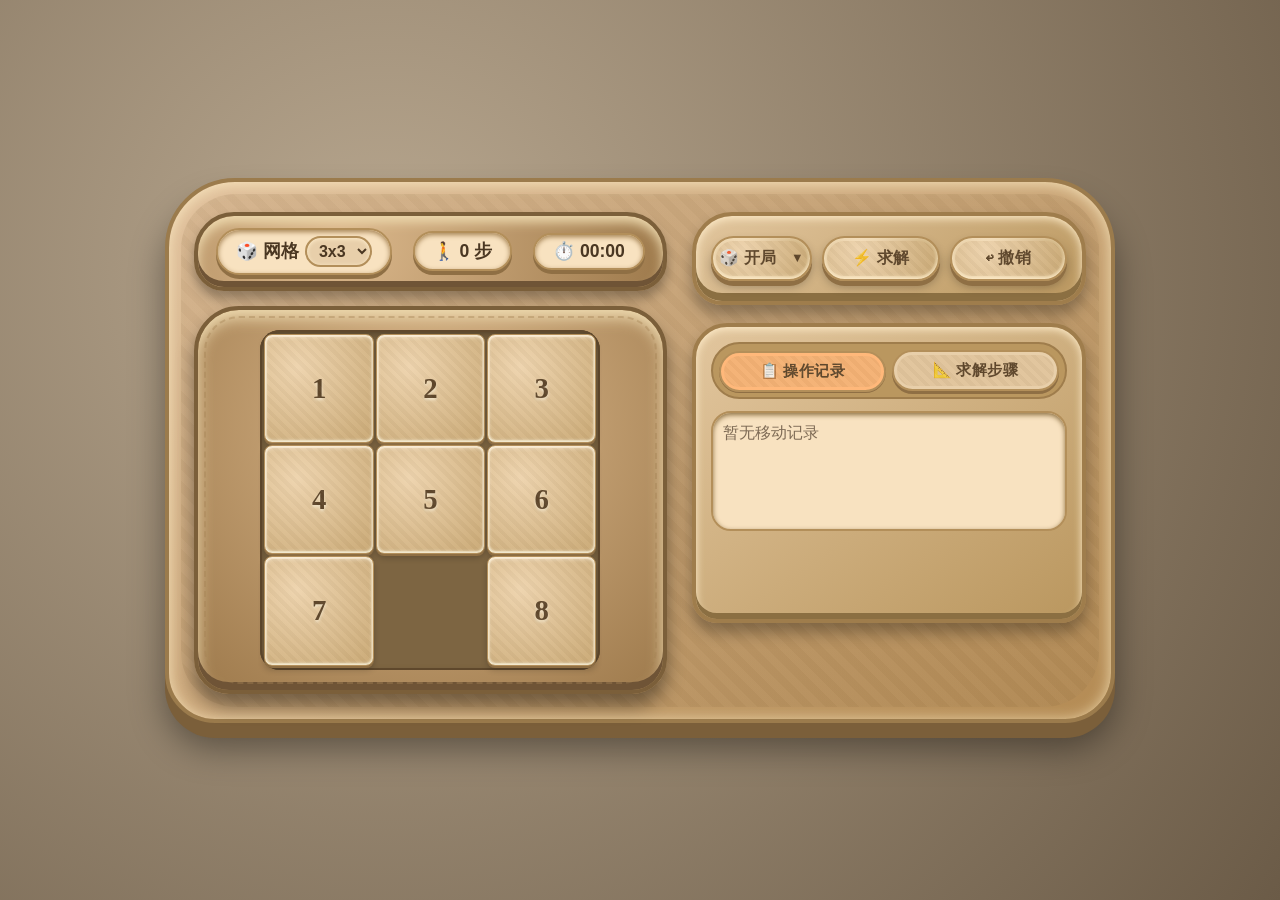
<file: index.html>
<!DOCTYPE html>
<html lang="zh-CN">
<head>
    <meta charset="UTF-8">
    <meta name="viewport" content="width=device-width, initial-scale=1.0">
    <title>数字华容道 · 增强版</title>
    <link rel="stylesheet" href="style.css">
</head>
<body>
    <div class="game-container">
        <div class="main-layout">
            <div class="left-section">
                <!-- 顶部状态栏：网格配置/步数/计时 -->
                <div class="game-stats-bar">
                    <div class="stat-item">
                        <span>🎲 网格</span>
                        <select id="gridSizeSelect">
                            <option value="3">3x3</option>
                            <option value="4">4x4</option>
                            <option value="5">5x5</option>
                        </select>
                    </div>
                    <div class="stat-item" id="moveCountDisplay">🚶 0 步</div>
                    <div class="stat-item" id="timerDisplay">⏱️ 00:00</div>
                </div>

                <div class="board-wrapper">
                    <div class="board" id="board" role="grid" aria-label="数字华容道棋盘"></div>
                </div>
            </div>

            <div class="right-section">
                <div class="control-panel">
                    <!-- 两个按钮方案：开局（下拉）+ 求解 -->
                    <div class="button-row">
                        <div class="dropdown" id="startDropdown">
                            <button class="dropdown-btn" id="startBtn">
                                <span>🎲 开局</span>
                                <span style="font-size: 0.8rem;">▼</span>
                            </button>
							<div class="dropdown-content" id="startDropdownContent">
								<div class="dropdown-item" data-action="reset">重置棋盘</div>
								<div class="dropdown-item" data-action="random">随机开局</div>
								<div class="dropdown-item" data-action="easy">简单开局</div>
								<div class="dropdown-item" data-action="hard">困难开局</div>
								<div class="dropdown-item" data-action="manual">手动设置</div>
							</div>
                        </div>

                        <button id="solveBtn">⚡ 求解</button>
                        <button id="undoBtn">↩ 撤销</button>
                    </div>
                </div>

                <div class="info-panel" id="infoPanel">
                    <!-- 标签页头 -->
                    <div class="tab-header">
                        <button class="tab-btn active" data-tab="record">📋 操作记录</button>
                        <button class="tab-btn" data-tab="steps">📐 求解步骤</button>
                    </div>
                    <!-- 操作记录标签页 -->
                    <div class="tab-content">
                        <div class="tab-pane active" id="tabRecord">
                            <div class="move-record" id="moveRecord">暂无移动记录</div>
                        </div>
                        <div class="tab-pane" id="tabSteps">
                            <div class="steps-container" id="stepsContainer">
                                <div class="empty-message">点击求解查看步骤</div>
                            </div>
                        </div>
                    </div>
                </div>
            </div>
        </div>
    </div>

    <!-- 手动输入弹窗 -->
    <div id="inputModal" class="modal-overlay" style="display: none;">
        <div class="modal-content">
            <div class="modal-title">✏️ 手动输入</div>
            <div class="modal-hint" id="modalHint">
                <span>空</span> 表示空格，0亦可
            </div>
            <div class="modal-error" id="modalError">
                ⚠️ 输入无效！必须包含1~N各一次，且有一个空格
            </div>
            <div class="modal-input-grid" id="modalInputGrid"></div>
            <div class="modal-buttons">
                <button class="modal-cancel" id="modalCancelBtn">取消</button>
                <button class="modal-confirm" id="modalConfirmBtn">应用</button>
            </div>
        </div>
    </div>

    <!-- 先加载求解器，再加载主逻辑 -->
    <script src="solver.js"></script>
    <script src="script.js"></script>
</body>
</html>
</file>
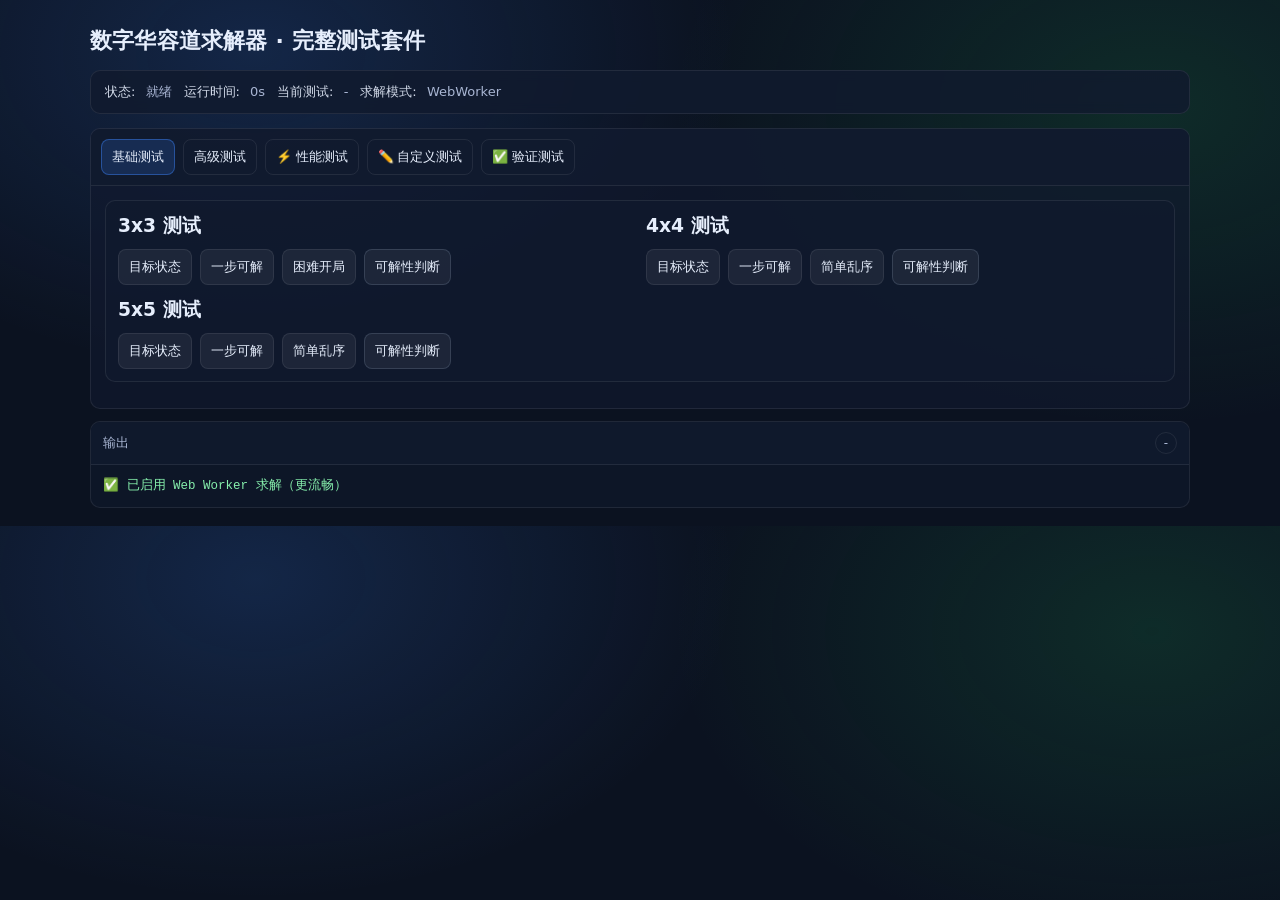
<file: manual-test.html>
<!DOCTYPE html>
<html lang="zh-CN">
<head>
    <meta charset="UTF-8" />
    <meta name="viewport" content="width=device-width, initial-scale=1.0" />
    <title>数字华容道求解器 · 完整测试套件</title>
    <style>
        :root {
            --bg: #0b1220;
            --panel: #111a2e;
            --text: #e6eefc;
            --muted: #a9b6d3;
            --border: rgba(255, 255, 255, 0.08);
            --primary: #3b82f6;
            --success: #22c55e;
            --warning: #f59e0b;
            --danger: #ef4444;
            --info: #06b6d4;
            --secondary: #64748b;
        }

        body {
            margin: 0;
            font-family: ui-sans-serif, system-ui, -apple-system, Segoe UI, Roboto, "Helvetica Neue", Arial, "Noto Sans", "Liberation Sans", sans-serif;
            background: radial-gradient(1200px 800px at 20% 10%, rgba(59, 130, 246, 0.18), transparent 40%),
                        radial-gradient(1200px 800px at 90% 20%, rgba(34, 197, 94, 0.14), transparent 40%),
                        var(--bg);
            color: var(--text);
        }

        .container {
            max-width: 1100px;
            margin: 0 auto;
            padding: 18px;
        }

        h1 {
            margin: 8px 0 14px;
            font-size: 22px;
            font-weight: 700;
            letter-spacing: 0.2px;
        }

        .status-panel {
            display: flex;
            flex-wrap: wrap;
            gap: 12px;
            padding: 12px 14px;
            background: rgba(17, 26, 46, 0.85);
            border: 1px solid var(--border);
            border-radius: 10px;
            backdrop-filter: blur(6px);
        }

        .status-item {
            color: var(--muted);
            font-size: 13px;
        }
        .status-label {
            color: var(--text);
            margin-right: 6px;
            opacity: 0.9;
        }

        .tab-container {
            margin-top: 14px;
            border: 1px solid var(--border);
            border-radius: 10px;
            overflow: hidden;
            background: rgba(17, 26, 46, 0.65);
        }

        .tab-buttons {
            display: flex;
            flex-wrap: wrap;
            gap: 8px;
            padding: 10px;
            border-bottom: 1px solid var(--border);
            background: rgba(17, 26, 46, 0.85);
        }

        .tab-button {
            border: 1px solid var(--border);
            background: transparent;
            color: var(--text);
            padding: 8px 10px;
            font-size: 13px;
            border-radius: 8px;
            cursor: pointer;
            transition: background 0.15s ease, border-color 0.15s ease;
        }
        .tab-button:hover { border-color: rgba(255, 255, 255, 0.18); }
        .tab-button.active { background: rgba(59, 130, 246, 0.18); border-color: rgba(59, 130, 246, 0.45); }

        .tab-content {
            display: none;
            padding: 14px;
        }
        .tab-content.active { display: block; }

        .card {
            border: 1px solid var(--border);
            border-radius: 10px;
            padding: 12px;
            background: rgba(17, 26, 46, 0.75);
            margin-bottom: 12px;
        }

        .btn-group {
            display: flex;
            flex-wrap: wrap;
            gap: 8px;
            margin-top: 10px;
        }

        button {
            border: 1px solid var(--border);
            padding: 8px 10px;
            border-radius: 8px;
            background: rgba(255, 255, 255, 0.06);
            color: var(--text);
            cursor: pointer;
            font-size: 13px;
            transition: transform 0.03s ease, background 0.15s ease, border-color 0.15s ease;
        }
        button:hover { background: rgba(255, 255, 255, 0.09); border-color: rgba(255, 255, 255, 0.18); }
        button:active { transform: translateY(1px); }
        button:disabled { opacity: 0.45; cursor: not-allowed; }

        .success { border-color: rgba(34, 197, 94, 0.35); }
        .warning { border-color: rgba(245, 158, 11, 0.35); }
        .info { border-color: rgba(6, 182, 212, 0.35); }
        .secondary { border-color: rgba(100, 116, 139, 0.35); }

        .row {
            display: grid;
            grid-template-columns: 1fr 1fr;
            gap: 12px;
        }
        @media (max-width: 860px) {
            .row { grid-template-columns: 1fr; }
        }

        .field {
            display: grid;
            grid-template-columns: 140px 1fr;
            gap: 10px;
            align-items: center;
            margin: 8px 0;
            color: var(--muted);
            font-size: 13px;
        }
        input, textarea, select {
            width: 100%;
            box-sizing: border-box;
            border-radius: 8px;
            border: 1px solid var(--border);
            background: rgba(255, 255, 255, 0.06);
            color: var(--text);
            padding: 8px 10px;
            outline: none;
        }
        textarea { min-height: 110px; resize: vertical; }

        .progress-bar {
            margin-top: 10px;
            height: 10px;
            border-radius: 99px;
            background: rgba(255, 255, 255, 0.06);
            border: 1px solid var(--border);
            overflow: hidden;
        }
        .progress-bar > div {
            height: 100%;
            width: 0%;
            background: linear-gradient(90deg, rgba(59, 130, 246, 0.95), rgba(34, 197, 94, 0.95));
            transition: width 0.1s linear;
        }

        .results {
            margin-top: 12px;
            border: 1px solid var(--border);
            border-radius: 10px;
            background: rgba(17, 26, 46, 0.55);
            overflow: hidden;
        }
        .results-header {
            display: flex;
            align-items: center;
            justify-content: space-between;
            padding: 10px 12px;
            border-bottom: 1px solid var(--border);
            background: rgba(17, 26, 46, 0.75);
            color: var(--muted);
            font-size: 13px;
        }
        .results-body {
            padding: 10px 12px;
            max-height: 430px;
            overflow: auto;
            font-family: ui-monospace, SFMono-Regular, Menlo, Monaco, Consolas, "Liberation Mono", "Courier New", monospace;
            font-size: 12.5px;
            line-height: 1.45;
        }

        .log-line { margin: 2px 0; white-space: pre-wrap; word-break: break-word; }
        .log-info { color: #c7d2fe; }
        .log-success { color: #86efac; }
        .log-warning { color: #fde68a; }
        .log-error { color: #fca5a5; }
        .badge {
            font-size: 12px;
            padding: 3px 8px;
            border-radius: 99px;
            border: 1px solid var(--border);
            color: var(--muted);
        }
    </style>
</head>

<body>
    <div class="container">
        <h1>数字华容道求解器 · 完整测试套件</h1>

        <div class="status-panel" id="statusPanel">
            <span class="status-item"><span class="status-label">状态:</span> <span id="statusText">初始化中</span></span>
            <span class="status-item"><span class="status-label">运行时间:</span> <span id="runTime">0s</span></span>
            <span class="status-item"><span class="status-label">当前测试:</span> <span id="currentTest">-</span></span>
            <span class="status-item"><span class="status-label">求解模式:</span> <span id="solverMode">-</span></span>
        </div>

        <div class="tab-container">
            <div class="tab-buttons">
                <button class="tab-button active" onclick="switchTab('basic')">基础测试</button>
                <button class="tab-button" onclick="switchTab('advanced')">高级测试</button>
                <button class="tab-button" onclick="switchTab('performance')">⚡ 性能测试</button>
                <button class="tab-button" onclick="switchTab('custom')">✏️ 自定义测试</button>
                <button class="tab-button" onclick="switchTab('verification')">✅ 验证测试</button>
            </div>

            <div id="tab-basic" class="tab-content active">
                <div class="card">
                    <div class="row">
                        <div>
                            <h3 style="margin:0 0 8px;">3x3 测试</h3>
                            <div class="btn-group">
                                <button onclick="runTest('3x3目标', [1,2,3,4,5,6,7,8,9], 3)">目标状态</button>
                                <button onclick="runTest('3x3一步', [1,2,3,4,5,6,7,9,8], 3)">一步可解</button>
                                <button onclick="runTest('3x3困难', [8,6,7,2,5,4,3,9,1], 3)">困难开局</button>
                                <button class="secondary" onclick="testSolvability(3)">可解性判断</button>
                            </div>
                        </div>
                        <div>
                            <h3 style="margin:0 0 8px;">4x4 测试</h3>
                            <div class="btn-group">
                                <button onclick="runTest('4x4目标', [1,2,3,4,5,6,7,8,9,10,11,12,13,14,15,16], 4)">目标状态</button>
                                <button onclick="runTest('4x4一步', [1,2,3,4,5,6,7,8,9,10,11,12,13,14,16,15], 4)">一步可解</button>
                                <button onclick="runTest('4x4简单', [1,2,3,4,5,6,7,8,9,10,11,12,13,16,14,15], 4)">简单乱序</button>
                                <button class="secondary" onclick="testSolvability(4)">可解性判断</button>
                            </div>
                        </div>
                    </div>

                    <div style="margin-top:12px;">
                        <h3 style="margin:0 0 8px;">5x5 测试</h3>
                        <div class="btn-group">
                            <button onclick="runTest('5x5目标', [1,2,3,4,5,6,7,8,9,10,11,12,13,14,15,16,17,18,19,20,21,22,23,24,25], 5)">目标状态</button>
                            <button onclick="runTest('5x5一步', [1,2,3,4,5,6,7,8,9,10,11,12,13,14,15,16,17,18,19,20,21,22,23,25,24], 5)">一步可解</button>
                            <button onclick="runTest('5x5简单', [1,2,3,4,5,6,7,8,9,10,11,12,13,14,15,16,17,18,19,20,21,22,25,23,24], 5)">简单乱序</button>
                            <button class="secondary" onclick="testSolvability(5)">可解性判断</button>
                        </div>
                    </div>
                </div>
            </div>

            <div id="tab-advanced" class="tab-content">
                <div class="card">
                    <h2 style="margin:0 0 8px;">高级测试套件</h2>
                    <div class="field">
                        <div>timeLimitMs</div>
                        <input id="optTimeLimitMs" type="number" min="10" step="50" value="3000" />
                    </div>
                    <div class="field">
                        <div>maxMoves</div>
                        <input id="optMaxMoves" type="number" min="1" step="1" value="100" />
                    </div>

                    <div class="btn-group">
                        <button class="success" onclick="runAllTests()">▶️ 运行所有测试</button>
                        <button class="secondary" onclick="runTestsBySize(3)">3x3 测试集</button>
                        <button class="secondary" onclick="runTestsBySize(4)">4x4 测试集</button>
                        <button class="secondary" onclick="runTestsBySize(5)">5x5 测试集</button>
                        <button class="warning" onclick="clearResults()">清空结果</button>
                        <button class="info" onclick="stopCurrentTest()">⏹️ 停止当前测试</button>
                    </div>

                    <div class="progress-bar" id="progressBar">
                        <div id="progressFill"></div>
                    </div>
                </div>
            </div>

            <div id="tab-performance" class="tab-content">
                <div class="card">
                    <h2 style="margin:0 0 8px;">性能测试</h2>
                    <div class="field">
                        <div>测试次数</div>
                        <input id="perfRuns" type="number" min="1" step="1" value="10" />
                    </div>
                    <div class="field">
                        <div>尺寸</div>
                        <select id="perfSize">
                            <option value="3">3x3</option>
                            <option value="4" selected>4x4</option>
                            <option value="5">5x5</option>
                        </select>
                    </div>
                    <div class="field">
                        <div>棋盘</div>
                        <textarea id="perfBoard" spellcheck="false">1,2,3,4,5,6,7,8,9,10,11,12,13,16,14,15</textarea>
                    </div>
                    <div class="btn-group">
                        <button class="success" onclick="runPerformanceTest()">▶️ 开始性能测试</button>
                    </div>
                </div>
            </div>

            <div id="tab-custom" class="tab-content">
                <div class="card">
                    <h2 style="margin:0 0 8px;">自定义测试</h2>
                    <div class="field">
                        <div>尺寸</div>
                        <select id="customSize">
                            <option value="3">3x3</option>
                            <option value="4" selected>4x4</option>
                            <option value="5">5x5</option>
                        </select>
                    </div>
                    <div class="field">
                        <div>棋盘(逗号分隔)</div>
                        <textarea id="customBoard" spellcheck="false">1,2,3,4,5,6,7,8,9,10,11,12,13,16,14,15</textarea>
                    </div>
                    <div class="btn-group">
                        <button class="success" onclick="runCustomTest()">▶️ 求解</button>
                        <button class="secondary" onclick="checkCustomSolvable()">仅判断可解</button>
                    </div>
                </div>
            </div>

            <div id="tab-verification" class="tab-content">
                <div class="card">
                    <h2 style="margin:0 0 8px;">验证测试</h2>
                    <div class="field">
                        <div>尺寸</div>
                        <select id="verifySize">
                            <option value="3">3x3</option>
                            <option value="4" selected>4x4</option>
                            <option value="5">5x5</option>
                        </select>
                    </div>
                    <div class="field">
                        <div>起始棋盘</div>
                        <textarea id="verifyBoard" spellcheck="false">1,2,3,4,5,6,7,8,9,10,11,12,13,16,14,15</textarea>
                    </div>
                    <div class="field">
                        <div>moves(JSON数组)</div>
                        <textarea id="verifyMoves" spellcheck="false">["left","up"]</textarea>
                    </div>
                    <div class="btn-group">
                        <button class="success" onclick="runVerifyTest()">▶️ 验证</button>
                    </div>
                </div>
            </div>
        </div>

        <div class="results">
            <div class="results-header">
                <div>输出</div>
                <div class="badge" id="resultBadge">-</div>
            </div>
            <div class="results-body" id="results"></div>
        </div>
    </div>

    <!-- Ensure solver.js is loaded as a plain script (not module) -->
    <script src="./solver.js"></script>

    <script>
        // ---- Solver selection (Worker first, fallback to main thread) ----
        let ActiveSolver = null;
        let solverProxy = null;

        async function initSolver() {
            if (typeof PuzzleSolver === "undefined" || !PuzzleSolver) {
                throw new Error("未找到求解器！请确保 solver.js 已正确加载且暴露 window.PuzzleSolver");
            }

            const modeEl = document.getElementById("solverMode");

            try {
                if (typeof PuzzleSolver.createWorkerProxy === "function") {
                    solverProxy = await PuzzleSolver.createWorkerProxy("./solver.worker.js");
                    ActiveSolver = solverProxy;
                    if (modeEl) modeEl.textContent = "WebWorker";
                    addResult("✅ 已启用 Web Worker 求解（更流畅）", "success");
                    return;
                }
            } catch (e) {
                addResult("⚠️ Worker 启用失败，回退主线程: " + (e && e.message ? e.message : String(e)), "warning");
            }

            ActiveSolver = PuzzleSolver;
            if (modeEl) modeEl.textContent = "MainThread";
            addResult("ℹ️ 使用主线程求解器（可能卡顿）", "info");
        }

        // ---- UI control ----
        let currentTestActive = false;
        let stopRequested = false;
        let statusTimer = null;
        let testStartTime = null;

        function switchTab(tabId) {
            document.querySelectorAll(".tab-button").forEach(btn => btn.classList.remove("active"));
            document.querySelectorAll(".tab-content").forEach(content => content.classList.remove("active"));

            const btn = Array.from(document.querySelectorAll(".tab-button")).find(b => (b.getAttribute("onclick") || "").includes("'" + tabId + "'"));
            if (btn) btn.classList.add("active");

            const content = document.getElementById("tab-" + tabId);
            if (content) content.classList.add("active");
        }

        function updateStatus(status, currentTestName) {
            const statusText = document.getElementById("statusText");
            if (statusText) statusText.textContent = status || "就绪";
            const cur = document.getElementById("currentTest");
            if (cur) cur.textContent = currentTestName || (status === "运行中" ? (cur.textContent || "-") : "-");
        }

        function startRunTimer() {
            testStartTime = Date.now();
            stopRunTimer();
            statusTimer = setInterval(() => {
                const runTime = document.getElementById("runTime");
                if (!runTime || !testStartTime) return;
                const s = Math.floor((Date.now() - testStartTime) / 1000);
                runTime.textContent = s + "s";
            }, 200);
        }

        function stopRunTimer() {
            if (statusTimer) clearInterval(statusTimer);
            statusTimer = null;
        }

        function setProgress(pct) {
            const fill = document.getElementById("progressFill");
            if (!fill) return;
            const v = Math.max(0, Math.min(100, pct));
            fill.style.width = v.toFixed(1) + "%";
        }

        function clearResults() {
            const el = document.getElementById("results");
            if (el) el.innerHTML = "";
            setProgress(0);
            const badge = document.getElementById("resultBadge");
            if (badge) badge.textContent = "-";
        }

        function addResult(text, type) {
            const el = document.getElementById("results");
            if (!el) return;

            const line = document.createElement("div");
            line.className = "log-line " + (type ? ("log-" + type) : "log-info");
            line.textContent = text;
            el.appendChild(line);

            el.scrollTop = el.scrollHeight;
        }

        function stopCurrentTest() {
            if (!currentTestActive) {
                addResult("ℹ️ 当前没有正在运行的测试", "info");
                return;
            }
            stopRequested = true;
            addResult("⏹️ 已请求停止：将在当前用例结束后停止", "warning");
        }

        function readSolveOptionsFromUI() {
            const timeLimitMs = Number(document.getElementById("optTimeLimitMs")?.value || 3000);
            const maxMoves = Number(document.getElementById("optMaxMoves")?.value || 100);
            return {
                timeLimitMs: Number.isFinite(timeLimitMs) ? timeLimitMs : 3000,
                maxMoves: Number.isFinite(maxMoves) ? maxMoves : 100,
                onProgress: null // Worker 模式无法传函数；如需进度事件流需改 worker 协议
            };
        }

        function formatBoard(board, size) {
            const rows = [];
            for (let r = 0; r < size; r++) {
                const row = board.slice(r * size, (r + 1) * size)
                    .map(v => (v === size * size ? "□" : String(v).padStart(2, " ")))
                    .join(" ");
                rows.push(row);
            }
            return rows.join("\n");
        }

        function parseBoardFromText(text, size) {
            const nums = String(text)
                .split(/[\s,]+/)
                .filter(Boolean)
                .map(x => Number(x));

            if (nums.length !== size * size) {
                throw new Error(`棋盘数量不对：需要 ${size * size} 个数字，实际 ${nums.length} 个`);
            }
            return nums;
        }

        // Allow UI updates between heavy cases
        async function yieldToUI() {
            await new Promise(resolve => setTimeout(resolve, 0));
        }

        // ---- Single test ----
        async function runTest(name, board, size) {
            if (currentTestActive) {
                addResult("❌ 已有测试在运行，请等待或停止", "error");
                return;
            }
            currentTestActive = true;
            stopRequested = false;
            updateStatus("运行中", name);
            startRunTimer();
            setProgress(0);

            try {
                addResult("▶️ " + name + ` (${size}x${size})`, "info");
                addResult("初始棋盘:\n" + formatBoard(board, size), "info");

                const opts = readSolveOptionsFromUI();
                const t0 = performance.now();
                const result = await ActiveSolver.solve(board, size, opts);
                const t1 = performance.now();

                if (!result || result.solvable === false) {
                    addResult("结果: 不可解", "warning");
                } else if (result.moves === null) {
                    addResult("结果: 可解，但在限制内未找到解（超时或 maxMoves 限制）", "warning");
                    addResult("stats: " + JSON.stringify(result.stats || {}, null, 0), "warning");
                } else {
                    addResult(`✅ 找到解: ${result.moves.length} 步，用时 ${(t1 - t0).toFixed(1)}ms`, "success");
                    addResult("moves: " + JSON.stringify(result.moves), "info");
                    if (Array.isArray(result.details) && result.details.length) {
                        const preview = result.details.slice(0, 12).map(d => `${d.number}${d.directionChar || ""}`).join(" ");
                        addResult("details(前12步): " + preview + (result.details.length > 12 ? " ..." : ""), "info");
                    }
                    const ok = await ActiveSolver.verifySolution(board, result.moves, size);
                    addResult("验证: " + (ok ? "通过" : "失败"), ok ? "success" : "error");
                }

                const badge = document.getElementById("resultBadge");
                if (badge) badge.textContent = name;

            } catch (e) {
                addResult("❌ 测试出错: " + (e && e.message ? e.message : String(e)), "error");
                console.error(e);
            } finally {
                currentTestActive = false;
                updateStatus("就绪");
                stopRunTimer();
                setProgress(100);
            }
        }

        // ---- Solvability tests ----
        async function testSolvability(size) {
            if (currentTestActive) {
                addResult("❌ 已有测试在运行，请等待或停止", "error");
                return;
            }

            currentTestActive = true;
            stopRequested = false;
            updateStatus("运行中", `可解性 ${size}x${size}`);
            startRunTimer();
            clearResults();

            try {
                addResult(`测试 ${size}x${size} 可解性判断...`, "info");

                const testCases = {
                    3: [
                        { board: [1,2,3,4,5,6,7,8,9], expected: true, name: "目标状态" },
                        { board: [1,2,3,4,5,6,8,7,9], expected: false, name: "交换7和8" },
                        { board: [8,6,7,2,5,4,3,9,1], expected: true, name: "困难开局" }
                    ],
                    4: [
                        { board: [1,2,3,4,5,6,7,8,9,10,11,12,13,14,15,16], expected: true, name: "目标状态" },
                        { board: [1,2,3,4,5,6,7,8,9,10,11,12,13,15,14,16], expected: false, name: "交换14和15" },
                        { board: [1,2,3,4,5,6,7,8,9,10,11,12,13,16,14,15], expected: true, name: "简单可解" }
                    ],
                    5: [
                        { board: [1,2,3,4,5,6,7,8,9,10,11,12,13,14,15,16,17,18,19,20,21,22,23,24,25], expected: true, name: "目标状态" },
                        { board: [1,2,3,4,5,6,7,8,9,10,11,12,13,14,15,16,17,18,19,20,21,22,23,25,24], expected: true, name: "一步可解" },
                        { board: [1,2,3,4,5,6,7,8,9,10,11,12,13,14,15,16,17,18,19,20,21,22,25,24,23], expected: false, name: "末尾三数乱序" }
                    ]
                };

                const cases = testCases[size] || [];
                let passed = 0;

                for (let i = 0; i < cases.length; i++) {
                    if (stopRequested) break;
                    const tc = cases[i];

                    const actual = await ActiveSolver.isSolvable(tc.board, size);
                    const ok = actual === tc.expected;
                    if (ok) passed++;

                    addResult(`${ok ? "✅" : "❌"} ${tc.name}: 期望 ${tc.expected}，实际 ${actual}`, ok ? "success" : "error");
                    setProgress(((i + 1) / cases.length) * 100);
                    await yieldToUI();
                }

                addResult(`测试完成: 通过 ${passed}/${cases.length}`, passed === cases.length ? "success" : "warning");

            } catch (e) {
                addResult("❌ 测试出错: " + (e && e.message ? e.message : String(e)), "error");
                console.error(e);
            } finally {
                currentTestActive = false;
                updateStatus("就绪");
                stopRunTimer();
            }
        }

        // ---- Test suite generation ----
        function generateTestCases() {
            // 你可以根据需要扩展更多用例
            return [
                { name: "3x3 目标", board: [1,2,3,4,5,6,7,8,9], size: 3, solvable: true },
                { name: "3x3 一步", board: [1,2,3,4,5,6,7,9,8], size: 3, solvable: true },
                { name: "3x3 不可解(7/8互换)", board: [1,2,3,4,5,6,8,7,9], size: 3, solvable: false },

                { name: "4x4 目标", board: [1,2,3,4,5,6,7,8,9,10,11,12,13,14,15,16], size: 4, solvable: true },
                { name: "4x4 简单可解", board: [1,2,3,4,5,6,7,8,9,10,11,12,13,16,14,15], size: 4, solvable: true },
                { name: "4x4 不可解(14/15互换)", board: [1,2,3,4,5,6,7,8,9,10,11,12,13,15,14,16], size: 4, solvable: false },

                { name: "5x5 目标", board: [1,2,3,4,5,6,7,8,9,10,11,12,13,14,15,16,17,18,19,20,21,22,23,24,25], size: 5, solvable: true },
                { name: "5x5 一步", board: [1,2,3,4,5,6,7,8,9,10,11,12,13,14,15,16,17,18,19,20,21,22,23,25,24], size: 5, solvable: true }
            ];
        }

        async function runAllTests() {
            if (currentTestActive) {
                addResult("❌ 已有测试在运行，请等待或停止", "error");
                return;
            }

            currentTestActive = true;
            stopRequested = false;
            updateStatus("运行中", "全部测试");
            startRunTimer();
            clearResults();

            const cases = generateTestCases();
            let passed = 0;
            let failed = 0;

            try {
                addResult(`开始运行全部测试：共 ${cases.length} 个用例`, "info");
                const tAll0 = performance.now();

                for (let i = 0; i < cases.length; i++) {
                    if (stopRequested) break;

                    const tc = cases[i];
                    updateStatus("运行中", tc.name);
                    setProgress((i / cases.length) * 100);

                    try {
                        const opts = readSolveOptionsFromUI();

                        const t0 = performance.now();
                        const result = await ActiveSolver.solve(tc.board, tc.size, opts);
                        const t1 = performance.now();

                        if (tc.solvable === false) {
                            const ok = result && result.solvable === false;
                            ok ? passed++ : failed++;
                            addResult(`${ok ? "✅" : "❌"} ${tc.name} (不可解期望) ${(t1 - t0).toFixed(1)}ms`, ok ? "success" : "error");
                        } else {
                            const ok = result && result.solvable === true && Array.isArray(result.moves);
                            if (ok) {
                                const verifyOk = await ActiveSolver.verifySolution(tc.board, result.moves, tc.size);
                                if (verifyOk) {
                                    passed++;
                                    addResult(`✅ ${tc.name} ${result.moves.length} 步 ${(t1 - t0).toFixed(1)}ms`, "success");
                                } else {
                                    failed++;
                                    addResult(`❌ ${tc.name} 解验证失败`, "error");
                                }
                            } else {
                                failed++;
                                const why = result && result.moves === null ? "（限制内未找到解）" : "";
                                addResult(`❌ ${tc.name} 求解失败 ${why}`, "error");
                            }
                        }
                    } catch (e) {
                        failed++;
                        addResult(`❌ ${tc.name} 出错: ${e && e.message ? e.message : String(e)}`, "error");
                        console.error(e);
                    }

                    // Let browser paint progress + allow user to click stop
                    await yieldToUI();
                }

                const tAll1 = performance.now();
                setProgress(100);

                addResult("", "info");
                addResult(`测试完成! 总耗时: ${((tAll1 - tAll0) / 1000).toFixed(2)}秒`, "info");
                addResult(`通过: ${passed}/${passed + failed}`, passed === (passed + failed) ? "success" : "warning");

            } finally {
                currentTestActive = false;
                updateStatus("就绪");
                stopRunTimer();
            }
        }

        async function runTestsBySize(size) {
            if (currentTestActive) {
                addResult("❌ 已有测试在运行，请等待或停止", "error");
                return;
            }

            currentTestActive = true;
            stopRequested = false;
            updateStatus("运行中", `${size}x${size}测试集`);
            startRunTimer();
            clearResults();

            const all = generateTestCases();
            const cases = all.filter(t => t.size === size);

            let passed = 0;
            let failed = 0;

            try {
                addResult(`运行 ${size}x${size} 测试集：共 ${cases.length} 个用例`, "info");

                for (let i = 0; i < cases.length; i++) {
                    if (stopRequested) break;

                    const tc = cases[i];
                    updateStatus("运行中", tc.name);
                    setProgress(((i + 1) / cases.length) * 100);

                    try {
                        const opts = readSolveOptionsFromUI();
                        const result = await ActiveSolver.solve(tc.board, tc.size, opts);

                        if (tc.solvable === false) {
                            const ok = result && result.solvable === false;
                            ok ? passed++ : failed++;
                            addResult(`${ok ? "✅" : "❌"} ${tc.name} (不可解期望)`, ok ? "success" : "error");
                        } else {
                            const ok = result && result.solvable === true && Array.isArray(result.moves);
                            if (ok) {
                                const verifyOk = await ActiveSolver.verifySolution(tc.board, result.moves, tc.size);
                                if (verifyOk) {
                                    passed++;
                                    addResult(`✅ ${tc.name}: ${result.moves.length}步`, "success");
                                } else {
                                    failed++;
                                    addResult(`❌ ${tc.name}: 解验证失败`, "error");
                                }
                            } else {
                                failed++;
                                addResult(`❌ ${tc.name}: 求解失败（限制内未找到解/超时）`, "error");
                            }
                        }
                    } catch (e) {
                        failed++;
                        addResult(`❌ ${tc.name} 出错: ${e && e.message ? e.message : String(e)}`, "error");
                        console.error(e);
                    }

                    await yieldToUI();
                }

                addResult("", "info");
                addResult(`测试完成: 通过 ${passed}/${passed + failed}`, passed === (passed + failed) ? "success" : "warning");

            } finally {
                currentTestActive = false;
                updateStatus("就绪");
                stopRunTimer();
            }
        }

        // ---- Performance test ----
        async function runPerformanceTest() {
            if (currentTestActive) {
                addResult("❌ 已有测试在运行，请等待或停止", "error");
                return;
            }

            currentTestActive = true;
            stopRequested = false;
            updateStatus("运行中", "性能测试");
            startRunTimer();
            clearResults();

            try {
                const runs = Number(document.getElementById("perfRuns")?.value || 10);
                const size = Number(document.getElementById("perfSize")?.value || 4);
                const boardText = document.getElementById("perfBoard")?.value || "";
                const board = parseBoardFromText(boardText, size);

                addResult(`性能测试：${runs} 次，尺寸 ${size}x${size}`, "info");
                const opts = readSolveOptionsFromUI();

                const times = [];
                for (let i = 0; i < runs; i++) {
                    if (stopRequested) break;

                    const t0 = performance.now();
                    const r = await ActiveSolver.solve(board, size, opts);
                    const t1 = performance.now();

                    times.push(t1 - t0);

                    const tag = (r && r.moves && Array.isArray(r.moves)) ? `步数=${r.moves.length}` : "未找到解(限制内)";
                    addResult(`第 ${i + 1}/${runs} 次: ${(t1 - t0).toFixed(1)}ms ${tag}`, "info");
                    setProgress(((i + 1) / runs) * 100);
                    await yieldToUI();
                }

                if (times.length) {
                    const sum = times.reduce((a, b) => a + b, 0);
                    const avg = sum / times.length;
                    const min = Math.min(...times);
                    const max = Math.max(...times);
                    addResult("", "info");
                    addResult(`统计：avg=${avg.toFixed(1)}ms min=${min.toFixed(1)}ms max=${max.toFixed(1)}ms`, "success");
                }

            } catch (e) {
                addResult("❌ 性能测试出错: " + (e && e.message ? e.message : String(e)), "error");
                console.error(e);
            } finally {
                currentTestActive = false;
                updateStatus("就绪");
                stopRunTimer();
            }
        }

        // ---- Custom solve ----
        async function runCustomTest() {
            if (currentTestActive) {
                addResult("❌ 已有测试在运行，请等待或停止", "error");
                return;
            }

            currentTestActive = true;
            stopRequested = false;
            updateStatus("运行中", "自定义求解");
            startRunTimer();
            clearResults();

            try {
                const size = Number(document.getElementById("customSize")?.value || 4);
                const boardText = document.getElementById("customBoard")?.value || "";
                const board = parseBoardFromText(boardText, size);

                addResult("自定义棋盘:\n" + formatBoard(board, size), "info");

                const opts = readSolveOptionsFromUI();
                const r = await ActiveSolver.solve(board, size, opts);

                if (!r || r.solvable === false) {
                    addResult("结果: 不可解", "warning");
                } else if (r.moves === null) {
                    addResult("结果: 可解，但在限制内未找到解（超时或 maxMoves）", "warning");
                    addResult("stats: " + JSON.stringify(r.stats || {}, null, 0), "warning");
                } else {
                    addResult(`✅ 找到解: ${r.moves.length} 步`, "success");
                    addResult("moves: " + JSON.stringify(r.moves), "info");
                    const ok = await ActiveSolver.verifySolution(board, r.moves, size);
                    addResult("验证: " + (ok ? "通过" : "失败"), ok ? "success" : "error");
                }

            } catch (e) {
                addResult("❌ 自定义测试出错: " + (e && e.message ? e.message : String(e)), "error");
                console.error(e);
            } finally {
                currentTestActive = false;
                updateStatus("就绪");
                stopRunTimer();
                setProgress(100);
            }
        }

        async function checkCustomSolvable() {
            if (currentTestActive) {
                addResult("❌ 已有测试在运行，请等待或停止", "error");
                return;
            }

            currentTestActive = true;
            stopRequested = false;
            updateStatus("运行中", "自定义可解性");
            startRunTimer();
            clearResults();

            try {
                const size = Number(document.getElementById("customSize")?.value || 4);
                const boardText = document.getElementById("customBoard")?.value || "";
                const board = parseBoardFromText(boardText, size);

                const solvable = await ActiveSolver.isSolvable(board, size);
                addResult("棋盘:\n" + formatBoard(board, size), "info");
                addResult("可解性: " + solvable, solvable ? "success" : "warning");

            } catch (e) {
                addResult("❌ 可解性判断出错: " + (e && e.message ? e.message : String(e)), "error");
                console.error(e);
            } finally {
                currentTestActive = false;
                updateStatus("就绪");
                stopRunTimer();
                setProgress(100);
            }
        }

        // ---- Verify ----
        async function runVerifyTest() {
            if (currentTestActive) {
                addResult("❌ 已有测试在运行，请等待或停止", "error");
                return;
            }

            currentTestActive = true;
            stopRequested = false;
            updateStatus("运行中", "验证测试");
            startRunTimer();
            clearResults();

            try {
                const size = Number(document.getElementById("verifySize")?.value || 4);
                const boardText = document.getElementById("verifyBoard")?.value || "";
                const movesText = document.getElementById("verifyMoves")?.value || "[]";

                const board = parseBoardFromText(boardText, size);
                let moves = [];
                try {
                    moves = JSON.parse(movesText);
                } catch (_) {
                    throw new Error("moves 必须是 JSON 数组，例如 [\"left\",\"up\"]");
                }

                const ok = await ActiveSolver.verifySolution(board, moves, size);
                addResult("棋盘:\n" + formatBoard(board, size), "info");
                addResult("moves: " + JSON.stringify(moves), "info");
                addResult("验证结果: " + (ok ? "通过" : "失败"), ok ? "success" : "error");

            } catch (e) {
                addResult("❌ 验证出错: " + (e && e.message ? e.message : String(e)), "error");
                console.error(e);
            } finally {
                currentTestActive = false;
                updateStatus("就绪");
                stopRunTimer();
                setProgress(100);
            }
        }

        // ---- Boot ----
        document.addEventListener("DOMContentLoaded", async () => {
            clearResults();
            updateStatus("初始化中");

            try {
                await initSolver();
                updateStatus("就绪");
            } catch (e) {
                updateStatus("错误");
                addResult("❌ 初始化失败: " + (e && e.message ? e.message : String(e)), "error");
                console.error(e);
            }
        });
    </script>
</body>
</html>
</file>
<file: style.css>
* {
    box-sizing: border-box;
    user-select: none;
}

body {
    background: #8b7a62;
    background-image: radial-gradient(circle at 30% 30%, #b8a78f, #6b5b47);
    min-height: 100vh;
    display: flex;
    justify-content: center;
    align-items: center;
    font-family: 'Segoe UI', 'Comic Sans MS', 'Chalkboard', cursive, sans-serif;
    margin: 0;
    padding: 16px;
}

.game-container {
    background: #c9a87c;
    background-image: linear-gradient(145deg, #e0c09c, #b48b54);
    border-radius: 70px 70px 50px 50px;
    padding: 30px 25px 25px 25px;
    box-shadow: 0 15px 0 #7b5f3a, 0 25px 35px rgba(0,0,0,0.4), inset 0 2px 15px rgba(255,240,200,0.8);
    border: 4px solid #9b7b4c;
    max-width: 950px;
    width: 100%;
    position: relative;
}

.game-container::after {
    content: "";
    position: absolute;
    top: 12px;
    left: 12px;
    right: 12px;
    bottom: 12px;
    border-radius: 55px;
    background: repeating-linear-gradient(45deg, rgba(160,130,90,0.15) 0px, rgba(160,130,90,0.15) 8px, rgba(130,100,60,0.15) 8px, rgba(130,100,60,0.15) 16px);
    pointer-events: none;
    z-index: 0;
}

.main-layout {
    display: flex;
    gap: 25px;
    align-items: flex-start;
    position: relative;
    z-index: 1;
}

.left-section {
    flex: 1.2;
    min-width: 350px;
    display: flex;
    flex-direction: column;
    gap: 15px;
}

/* 顶部状态栏/设置区 */
.game-stats-bar {
    background: #b28b5a;
    background: radial-gradient(circle at 30% 30%, #dbb88c, #9e7a4c);
    padding: 12px 18px;
    border-radius: 40px 40px 30px 30px;
    box-shadow: inset 0 -6px 0 #6f5436, inset 0 6px 12px #efdbb0, 0 8px 12px rgba(0,0,0,0.3);
    border: 4px solid #7b5f3a;
    display: flex;
    align-items: center;
    justify-content: space-between;
    flex-wrap: wrap;
    gap: 10px;
}

.stat-item {
    background: #f8e2c0;
    border-radius: 50px;
    padding: 6px 18px;
    font-size: 1.1rem;
    font-weight: 600;
    color: #4a3722;
    border: 2px solid #b38f5a;
    box-shadow: inset 0 2px 5px #a58354, 0 4px 0 #8f6f44;
    display: inline-flex;
    align-items: center;
    gap: 6px;
}

.stat-item select {
    background: #e8cfaa;
    border: 2px solid #b38f5a;
    border-radius: 30px;
    padding: 4px 8px;
    font-size: 1rem;
    font-weight: 600;
    color: #4a3722;
    outline: none;
    cursor: pointer;
    box-shadow: inset 0 1px 4px #ffeecc;
}

.board-wrapper {
    background: #b28b5a;
    background: radial-gradient(circle at 50% 30%, #dbb88c, #9e7a4c);
    padding: 20px 15px;
    border-radius: 45px 45px 35px 35px;
    box-shadow: inset 0 -8px 0 #6f5436, inset 0 8px 15px #efdbb0, 0 12px 18px rgba(0,0,0,0.4);
    border: 4px solid #7b5f3a;
    position: relative;
    display: flex;
    justify-content: center;
}

.board-wrapper::before {
    content: "";
    position: absolute;
    top: 6px;
    left: 6px;
    right: 6px;
    bottom: 6px;
    border-radius: 35px;
    border: 2px dashed #a58354;
    opacity: 0.4;
    pointer-events: none;
}

/* 棋盘 */
.board {
    display: grid;
    gap: 2px;
    background: #7d6542;
    padding: 4px;
    border-radius: 20px;
    width: 100%;
    aspect-ratio: 1 / 1;
    max-width: 340px;
    box-shadow: inset 0 0 0 2px #5f482c, inset 0 4px 8px #4f3f28;
    transition: opacity 0.15s ease, filter 0.15s ease;
}

/* 通关后锁定棋盘的视觉反馈（script.js 会给 #board 加 locked 类） */
.board.locked {
    opacity: 0.92;
    filter: saturate(0.92) contrast(0.98);
}

.board.locked::after {
    content: "🎉 通关成功";
    position: absolute;
    inset: 0;
    display: flex;
    align-items: center;
    justify-content: center;
    font-weight: 800;
    letter-spacing: 2px;
    font-size: 1.25rem;
    color: #5a3e2a;
    text-shadow: 0 2px 6px rgba(255, 240, 200, 0.9);
    background: rgba(255, 232, 200, 0.65);
    border-radius: 20px;
    pointer-events: none;
    backdrop-filter: blur(2px);
}

/* 瓷砖 */
.tile {
    background: #e8cfaa;
    background: radial-gradient(circle at 30% 30%, #f8e2c0, #cbad7a);
    display: flex;
    align-items: center;
    justify-content: center;
    font-size: 1.8rem;
    font-weight: 700;
    color: #4a3722;
    text-shadow: 0 2px 3px rgba(255,255,240,0.8);
    font-family: 'Segoe UI', 'Comic Sans MS', cursive;
    position: relative;
    width: 100%;
    height: 100%;
    border-radius: 8px;
    box-shadow: 0 2px 0 #8f6f44, 0 4px 6px rgba(0,0,0,0.2), inset 0 -2px 3px rgba(255,255,240,0.7), inset 0 2px 4px #fff6e5;
    border: 1px solid #b38f5a;
    cursor: grab;
    transition: transform 0.1s ease, box-shadow 0.1s ease, opacity 0.1s ease, filter 0.1s ease;
}

.tile::after {
    content: "";
    position: absolute;
    top: 2px;
    left: 2px;
    right: 2px;
    bottom: 2px;
    border-radius: 6px;
    background: repeating-linear-gradient(45deg, rgba(200,160,110,0.2) 0px, rgba(200,160,110,0.2) 4px, rgba(170,130,80,0.2) 4px, rgba(170,130,80,0.2) 8px);
    pointer-events: none;
}

.tile:active {
    cursor: grabbing;
    transform: scale(0.96);
    box-shadow: 0 1px 0 #8f6f44, 0 3px 5px rgba(0,0,0,0.2);
}

.tile.dragging {
    opacity: 0.8;
    transform: scale(0.94);
    box-shadow: 0 4px 8px rgba(0,0,0,0.3);
    z-index: 10;
}

.tile.empty {
    background: transparent;
    box-shadow: none;
    border: none;
    cursor: default;
    pointer-events: none;
}

.tile.empty::after {
    display: none;
}

/* 锁定时：瓷砖显示不可操作（JS 已经不绑事件，这里只是视觉提示） */
.board.locked .tile:not(.empty) {
    cursor: not-allowed;
    filter: grayscale(0.05);
}

.right-section {
    flex: 1;
    min-width: 260px;
    display: flex;
    flex-direction: column;
    gap: 18px;
}

.control-panel {
    background: #cbab7c;
    background: linear-gradient(145deg, #e2c69e, #ba975f);
    border-radius: 40px 40px 30px 30px;
    padding: 20px 15px;
    box-shadow: inset 0 -8px 0 #8b6f42, 0 10px 15px rgba(0,0,0,0.3), inset 0 2px 10px #ffeecc;
    border: 4px solid #9f7d4c;
}

.button-row {
    display: flex;
    gap: 10px;
    margin-bottom: 10px;
}

.button-row:last-child {
    margin-bottom: 0;
}

button, .dropdown-btn {
    background: #e8cfaa;
    background: radial-gradient(circle at 30% 30%, #f8e2c0, #cbad7a);
    border: none;
    padding: 10px 6px;
    border-radius: 30px;
    font-size: 1rem;
    font-weight: 600;
    color: #4a3722;
    letter-spacing: 0.5px;
    box-shadow: 0 5px 0 #8f6f44, 0 6px 10px rgba(0,0,0,0.25), inset 0 -2px 4px #ffeecc;
    cursor: pointer;
    display: inline-flex;
    align-items: center;
    justify-content: center;
    gap: 4px;
    flex: 1;
    min-width: 75px;
    border: 2px solid #b38f5a;
    font-family: 'Segoe UI', 'Comic Sans MS', cursive;
    transition: all 0.08s ease;
    position: relative;
}

button::after, .dropdown-btn::after {
    content: "";
    position: absolute;
    top: 3px;
    left: 3px;
    right: 3px;
    bottom: 3px;
    border-radius: 25px;
    background: repeating-linear-gradient(45deg, rgba(200,160,110,0.2) 0px, rgba(200,160,110,0.2) 4px, rgba(170,130,80,0.2) 4px, rgba(170,130,80,0.2) 8px);
    pointer-events: none;
}

button:active, .dropdown-btn:active {
    transform: translateY(3px);
    box-shadow: 0 2px 0 #8f6f44, 0 5px 8px rgba(0,0,0,0.2);
}

.dropdown {
    position: relative;
    flex: 1;
}

.dropdown-btn {
    width: 100%;
    justify-content: space-between;
}

.dropdown-content {
    display: none;
    position: absolute;
    top: 100%;
    left: 0;
    right: 0;
    background: #e8cfaa;
    border-radius: 25px;
    margin-top: 8px;
    box-shadow: 0 8px 0 #8f6f44, 0 12px 20px rgba(0,0,0,0.4);
    z-index: 100;
    overflow: hidden;
    border: 2px solid #b38f5a;
}

.dropdown-content.show {
    display: block;
}

.dropdown-item {
    padding: 10px 12px;
    text-align: center;
    cursor: pointer;
    font-size: 0.95rem;
    font-weight: 500;
    color: #4a3722;
    border-bottom: 2px solid #b38f5a;
    transition: 0.1s;
    background: #f8e2c0;
}

.dropdown-item:last-child {
    border-bottom: none;
}

.dropdown-item:hover {
    background: #ecdbbf;
}

.dropdown-item.selected {
    background: #c5d9a8;
    font-weight: 600;
}

.info-panel {
    background: #cbab7c;
    background: linear-gradient(145deg, #e2c69e, #ba975f);
    border-radius: 35px 35px 25px 25px;
    padding: 15px;
    box-shadow: inset 0 -6px 0 #8b6f42, 0 10px 15px rgba(0,0,0,0.3), inset 0 2px 8px #ffeecc;
    border: 4px solid #9f7d4c;
    min-height: 300px;
    display: flex;
    flex-direction: column;
}

/* 标签页样式 */
.tab-header {
    display: flex;
    gap: 6px;
    margin-bottom: 12px;
    background: #ba975f;
    padding: 6px;
    border-radius: 40px;
    border: 2px solid #9f7d4c;
}

.tab-btn {
    flex: 1;
    background: #e8cfaa;
    border: none;
    padding: 8px 5px;
    border-radius: 30px;
    font-size: 0.95rem;
    font-weight: 600;
    color: #4a3722;
    cursor: pointer;
    box-shadow: 0 3px 0 #8f6f44;
    transition: 0.1s;
    border: 2px solid #b38f5a;
}

.tab-btn.active {
    background: #ffb87a;
    transform: translateY(1px);
    box-shadow: 0 1px 0 #8f6f44;
}

.tab-content {
    flex: 1;
    display: flex;
    flex-direction: column;
    min-height: 0;
}

.tab-pane {
    display: none;
    flex-direction: column;
    flex: 1;
}

.tab-pane.active {
    display: flex;
}

/* 移动记录区域 */
.move-record {
    background: #f8e2c0;
    border-radius: 20px;
    padding: 10px;
    border: 2px solid #b38f5a;
    box-shadow: inset 0 2px 5px #8b6f42;
    max-height: 180px;
    min-height: 120px;
    overflow-y: auto;
    display: flex;
    flex-wrap: wrap;
    gap: 5px;
    align-content: flex-start;
}

.move-item {
    padding: 4px 8px;
    background: #e8cfaa;
    border-radius: 15px;
    font-size: 0.9rem;
    border: 1px solid #b38f5a;
    display: inline-block;
}

.move-item.current {
    background: #ffb87a;
    font-weight: 600;
}

.steps-container {
    flex: 1;
    display: flex;
    flex-direction: column;
    min-height: 0;
}

.steps-header {
    display: flex;
    justify-content: space-between;
    align-items: center;
    color: #4a3722;
    font-weight: 600;
    margin-bottom: 8px;
    flex-shrink: 0;
}

.steps-count {
    background: #f8e2c0;
    padding: 5px 12px;
    border-radius: 25px;
    font-size: 1rem;
    box-shadow: inset 0 2px 5px #9f7d4c, 0 3px 0 #8f6f44;
    border: 2px solid #b38f5a;
}

.steps-nav {
    display: flex;
    gap: 5px;
    align-items: center;
}

.steps-nav button {
    min-width: 45px;
    padding: 5px 6px;
    font-size: 0.85rem;
    box-shadow: 0 4px 0 #8f6f44;
}

.steps-nav span {
    font-size: 0.9rem;
    background: #f8e2c0;
    padding: 4px 8px;
    border-radius: 25px;
    color: #4a3722;
    border: 2px solid #b38f5a;
    box-shadow: inset 0 2px 4px #9f7d4c;
}

.steps-list {
    background: #f0dbb8;
    border-radius: 20px;
    padding: 10px;
    max-height: 150px;
    overflow-y: auto;
    border: 2px solid #b38f5a;
    box-shadow: inset 0 2px 8px #8b6f42;
    display: flex;
    flex-wrap: wrap;
    gap: 5px;
    align-items: center;
    align-content: flex-start;
}

.step-badge {
    padding: 5px 10px;
    border-radius: 20px;
    font-size: 0.9rem;
    font-weight: 600;
    border: 2px solid;
    cursor: pointer;
    transition: 0.1s;
    font-family: 'Courier New', monospace;
    min-width: 45px;
    text-align: center;
}

.step-badge.start {
    background: #f8e2c0;
    color: #4a3722;
    border-color: #b38f5a;
}

.step-badge.start.current {
    background: #ffb87a;
    border-color: #d97c2b;
    font-weight: 700;
    box-shadow: 0 0 0 2px #ffe0a0;
}

.step-badge.executed {
    background: #c5d9a8;
    color: #2d5a2d;
    border-color: #5a8f5a;
}

.step-badge.pending {
    background: #b8c9e6;
    color: #2d4a6d;
    border-color: #4a7a9f;
}

.step-badge.current {
    background: #ffb87a;
    color: #4d3e2b;
    border-color: #d97c2b;
    font-weight: 700;
    box-shadow: 0 0 0 2px #ffe0a0;
}

.empty-message {
    color: #7e6b55;
    text-align: center;
    padding: 20px;
    font-style: italic;
    background: #f8e2c0;
    border-radius: 20px;
    border: 2px solid #b38f5a;
}

/* 弹窗样式 */
.modal-overlay {
    position: fixed;
    top: 0;
    left: 0;
    right: 0;
    bottom: 0;
    background: rgba(0, 0, 0, 0.5);
    display: flex;
    justify-content: center;
    align-items: center;
    z-index: 1000;
    backdrop-filter: blur(4px);
}

.modal-content {
    background: #f5e6d3;
    background: linear-gradient(145deg, #faefdf, #e8d2b5);
    border-radius: 60px 60px 40px 40px;
    padding: 30px;
    max-width: 500px;
    width: 90%;
    box-shadow: 0 15px 0 #b4915c, 0 25px 35px rgba(0,0,0,0.4), inset 0 2px 12px #fff6e5;
    border: 4px solid #c9a87c;
}

.modal-title {
    font-size: 1.8rem;
    font-weight: 700;
    color: #5a3e2a;
    margin-bottom: 20px;
    text-align: center;
    text-shadow: 0 2px 4px #ffefd0;
}

.modal-hint {
    color: #5a3e2a;
    font-size: 1rem;
    margin-bottom: 20px;
    text-align: center;
    background: #f8e2c0;
    padding: 10px;
    border-radius: 40px;
    border: 2px solid #b38f5a;
    box-shadow: inset 0 2px 6px #a58354;
}

.modal-hint span {
    display: inline-block;
    background: #7d6542;
    color: #f8e2c0;
    padding: 2px 10px;
    border-radius: 20px;
    margin: 0 4px;
}

.modal-input-grid {
    display: flex;
    flex-direction: column;
    gap: 10px;
    align-items: center;
    margin-bottom: 25px;
}

.modal-input-row {
    display: flex;
    gap: 10px;
    justify-content: center;
}

.modal-input-cell {
    width: 60px;
    height: 60px;
    background: #f8ede0;
    border: 3px solid #b38f5a;
    border-radius: 20px;
    text-align: center;
    font-size: 1.8rem;
    font-weight: 700;
    color: #5a3e2a;
    box-shadow: inset 0 3px 8px #b38f5a, 0 5px 0 #8f6f44;
    outline: none;
    transition: all 0.1s ease;
}

.modal-input-cell::placeholder {
    color: #c0a582;
    font-size: 1.2rem;
    opacity: 0.8;
}

.modal-input-cell:focus {
    border-color: #e6a345;
    background: #fff3dd;
    transform: scale(1.02);
}

.modal-input-cell.invalid {
    border-color: #d45a5a;
    background: #ffe8e8;
    box-shadow: inset 0 3px 8px #d45a5a, 0 5px 0 #a55a5a;
}

.modal-error {
    background: #d45a5a;
    color: white;
    padding: 12px 20px;
    border-radius: 40px;
    margin: 0 0 20px 0;
    text-align: center;
    font-weight: 600;
    font-size: 1rem;
    border: 2px solid #a54242;
    box-shadow: 0 5px 0 #7a3a3a, inset 0 2px 8px #ffb0b0;
    display: none;
}

.modal-error.show {
    display: block;
    animation: shake 0.3s ease;
}

@keyframes shake {
    0%, 100% {
        transform: translateX(0);
    }
    20% {
        transform: translateX(-5px);
    }
    40% {
        transform: translateX(5px);
    }
    60% {
        transform: translateX(-3px);
    }
    80% {
        transform: translateX(3px);
    }
}

.modal-buttons {
    display: flex;
    gap: 15px;
    justify-content: center;
}

.modal-buttons button {
    min-width: 110px;
    padding: 12px 15px;
    font-size: 1.1rem;
    box-shadow: 0 6px 0 #8f6f44;
}

.modal-confirm {
    background: #c5d9a8 !important;
    color: #2d5a2d !important;
}

.modal-cancel {
    background: #f0b8b8 !important;
    color: #a54242 !important;
}

.modal-buttons button:active {
    transform: translateY(4px);
    box-shadow: 0 2px 0 #8f6f44;
}

/* ===== Toast 提示条 ===== */
#gameToast {
    position: fixed;
    left: 50%;
    top: 16px;
    transform: translateX(-50%);
    z-index: 9999;
    max-width: 92vw;
    padding: 10px 14px;
    border-radius: 12px;
    box-shadow: 0 10px 30px rgba(0,0,0,0.18);
    font-size: 14px;
    line-height: 1.4;
    opacity: 0;
    pointer-events: none;
    transition: opacity 180ms ease, transform 180ms ease;
}
#gameToast .toast-title { font-weight: 700; margin-bottom: 2px; }
#gameToast.success { background: #ecfdf5; border: 1px solid #a7f3d0; color: #065f46; }
#gameToast.info    { background: #eff6ff; border: 1px solid #bfdbfe; color: #1e40af; }
#gameToast.warning { background: #fffbeb; border: 1px solid #fde68a; color: #92400e; }
#gameToast.error   { background: #fef2f2; border: 1px solid #fecaca; color: #991b1b; }

/* ===== 响应式布局 ===== */
@media (max-width: 768px) {
    body { padding: 8px; }
    .game-container {
        border-radius: 30px 30px 20px 20px;
        padding: 15px 12px;
    }
    .main-layout {
        flex-direction: column;
        gap: 15px;
    }
    .left-section, .right-section {
        min-width: unset;
        width: 100%;
    }
    .board { max-width: 100%; }
    .tile { font-size: 1.4rem; }
    .stat-item { font-size: 0.95rem; padding: 5px 12px; }
    .info-panel { min-height: 200px; }
    .modal-content { border-radius: 30px; padding: 20px; }
    .modal-input-cell { width: 50px; height: 50px; font-size: 1.4rem; }
}
</file>
